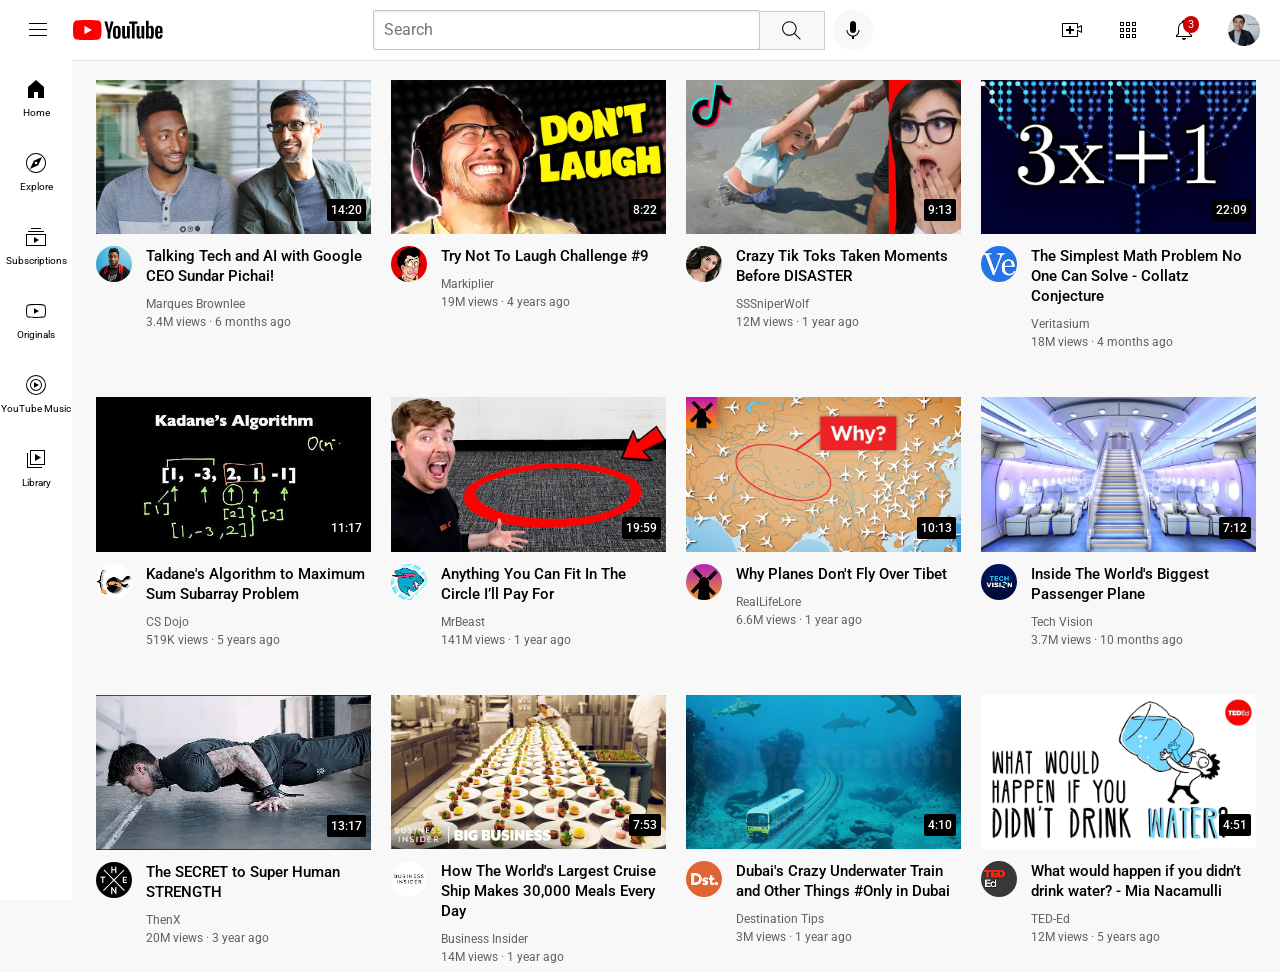
<file: index.html>
<!DOCTYPE html>
<html>
  <head>
    <link rel="preconnect" href="https://fonts.googleapis.com">
    <link rel="preconnect" href="https://fonts.gstatic.com" crossorigin="">
    <link href="https://fonts.googleapis.com/css2?family=Roboto:wght@400;500&amp;display=swap" rel="stylesheet">
    <link rel="stylesheet" href="styles/header.css">
    <link rel="stylesheet" href="styles/general.css">
    <link rel="stylesheet" href="styles/video.css">
    <link rel="stylesheet" href="styles/sidebar.css">
    <title>YouTube.com Clone</title>
    <style>
    </style>
  </head>
  <body>
    <header class="header">
      <div class="left-section">
        <img class="hamburger-menu" src="icons/hamburger-menu.svg">
        <img class="youtube-logo" src="icons/youtube-logo.svg">
      </div>
      <div class="middle-section">
        <input class="search-bar" type="text" placeholder="Search"> 
        <button class="search-button">
          <img class="search-icon" src="icons/search.svg">
          <div class="tool-tip">Search</div>
        </button>
        <button class="voice-search-button">
          <img class="voice-search-icon" src="icons/voice-search-icon.svg">
          <div class="tool-tip">Search with your voice</div>
        </button>
      </div>
      <div class="right-section">
        <div class="upload-icon-container">
           <img class="upload-icon" src="icons/upload.svg">
             <div class="tool-tip">Create</div>
        </div>
        <div class="youtube-apps-icon-container">
           <img  class="youtube-apps-icon" src="icons/youtube-apps.svg">
           <div class="tool-tip">Youtube apps</div>
        </div>
        <div class="notifications-icon-container">
          <div class="notifications-count">3</div>
          <img class="notifications-icon" src="icons/notifications.svg">
          <div class="tool-tip">Notifications</div>
        </div>
        <img class="current-user-picture" src="channel/my-channel.jpeg">
      </div>
    </header>

    <nav class="sidebar">
      <div class="sidebar-link">
        <img src="icons/home.svg">
        <div>Home</div>
      </div>
      <div class="sidebar-link">
        <img src="icons/explore.svg">
        <div>Explore</div>
      </div>
      <div class="sidebar-link">
        <img src="icons/subscriptions.svg">
        <div>Subscriptions</div>
      </div>
      <div class="sidebar-link">
        <img src="icons/originals.svg">
        <div>Originals</div>
      </div>
      <div class="sidebar-link">
        <img src="icons/youtube-music.svg">
        <div>YouTube Music</div>
      </div>
      <div class="sidebar-link">
        <img src="icons/library.svg">
        <div>Library </div>
      </div>
    </nav>

    <main>
       <div class="video-grid">
       <div class="video-preview">
      <div class="thumbnail-row">
        <a href="https://www.youtube.com/watch?v=n2RNcPRtAiY">
                <img class="thumbnail" src="thumbnails/thumbnail-1.webp">
        </a>
        <div class="video-time">14:20</div>
      </div>
      <div class="video-info-grid">
        <div class="channel-picture">
          <img class="channel" src="channel/channel-1.jpeg">
          <div class="tool-tip">
            <img class="channel" src="channel/channel-1.jpeg">
             Marques Brownlee 15M Subscribers</div>
        </div>
        <div class="video-info">
          <p class="video-title">
            <a class="video-link" href="https://www.youtube.com/watch?v=n2RNcPRtAiY">
                    Talking Tech and AI with Google CEO Sundar Pichai!
                  </a>
          </p>
          <p class="video-author">Marques Brownlee</p>
          <p class="video-stats">3.4M views &#183; 6 months ago</p>
        </div>
      </div>
     </div>

     <div class="video-preview">
      <div class="thumbnail-row">
          <a href="https://www.youtube.com/watch?v=mP0RAo9SKZk">
                <img class="thumbnail" src="./thumbnails/thumbnail-2.webp">
              </a>
          <div class="video-time">8:22</div>
      </div>
      <div class="video-info-grid">
        <div class="channel-picture">
           <img class="channel" src="channel/channel-2.jpeg">
        </div>
        <div class="video-info">
        <p class="video-title"><a class="video-link" href="https://www.youtube.com/watch?v=mP0RAo9SKZk">
                    Try Not To Laugh Challenge #9
                  </a></p>
        <p class="video-author">Markiplier</p>
        <p class="video-stats">19M views &#183; 4 years ago</p>
        </div>
      </div>
     </div>

    <div class="video-preview">
      <div class="thumbnail-row">
        <a href="https://www.youtube.com/watch?v=FgjPQQeTh1w">
                <img class="thumbnail" src="./thumbnails/thumbnail-3.webp">
              </a>
        <div class="video-time">9:13</div>
      </div>
      <div class="video-info-grid">
        <div class="channel-picture">
          <img class="channel" src="channel/channel-3.jpeg">
        </div>
        <div class="video-info">
          <p class="video-title"><a class="video-link" href="https://www.youtube.com/watch?v=FgjPQQeTh1w">
                    Crazy Tik Toks Taken Moments Before DISASTER
                  </a></p>
          <p class="video-author">SSSniperWolf</p>
          <p class="video-stats">12M views · 1 year ago</p>
        </div>
      </div>
     </div>

     <div class="video-preview">
      <div class="thumbnail-row">
         <a href="https://www.youtube.com/watch?v=094y1Z2wpJg">
                <img class="thumbnail" src="./thumbnails/thumbnail-4.webp">
              </a>
          <div class="video-time">22:09</div>
      </div>
      <div class="video-info-grid">
        <div class="channel-picture">
           <img class="channel" src="channel/channel-4.jpeg">
        </div>
        <div class="video-info">
        <p class="video-title"><a class="video-link" href="https://www.youtube.com/watch?v=094y1Z2wpJg">
                    The Simplest Math Problem No One Can Solve - Collatz Conjecture
                  </a></p>
        <p class="video-author">Veritasium</p>
        <p class="video-stats">18M views · 4 months ago</p>
        </div>
      </div>
     </div>
      
    <div class="video-preview">
      <div class="thumbnail-row">
       <a href="https://www.youtube.com/watch?v=86CQq3pKSUw">
                <img class="thumbnail" src="./thumbnails/thumbnail-5.webp">
              </a>
        <div class="video-time">11:17</div>
      </div>
      <div class="video-info-grid">
        <div class="channel-picture">
          <img class="channel" src="channel/channel-5.jpeg">
        </div>
        <div class="video-info">
          <p class="video-title"><a class="video-link" href="https://www.youtube.com/watch?v=86CQq3pKSUw">
                    Kadane's Algorithm to Maximum Sum Subarray Problem
                  </a></p>
          <p class="video-author">CS Dojo</p>
          <p class="video-stats">519K views · 5 years ago</p>
        </div>
      </div>
     </div>

     <div class="video-preview">
      <div class="thumbnail-row">
          <a href="https://www.youtube.com/watch?v=yXWw0_UfSFg">
                <img class="thumbnail" src="./thumbnails/thumbnail-6.webp">
              </a>
          <div class="video-time">19:59</div>
      </div>
      <div class="video-info-grid">
        <div class="channel-picture">
           <img class="channel" src="channel/channel-6.jpeg">
        </div>
        <div class="video-info">
        <p class="video-title"><a class="video-link" href="https://www.youtube.com/watch?v=yXWw0_UfSFg">
                    Anything You Can Fit In The Circle I’ll Pay For
                  </a></p>
        <p class="video-author">MrBeast</p>
        <p class="video-stats">141M views · 1 year ago</p>
        </div>
      </div>
     </div>

      <div class="video-preview">
      <div class="thumbnail-row">
          <a href="https://www.youtube.com/watch?v=fNVa1qMbF9Y">
                <img class="thumbnail" src="./thumbnails/thumbnail-7.webp">
              </a>
          <div class="video-time">10:13</div>
      </div>
      <div class="video-info-grid">
        <div class="channel-picture">
           <img class="channel" src="channel/channel-7.jpeg">
        </div>
        <div class="video-info">
        <p class="video-title"><a class="video-link" href="https://www.youtube.com/watch?v=fNVa1qMbF9Y">
                    Why Planes Don't Fly Over Tibet
                  </a></p>
        <p class="video-author">RealLifeLore</p>
        <p class="video-stats">6.6M views · 1 year ago</p>
        </div>
      </div>
     </div>
    
      <div class="video-preview">
      <div class="thumbnail-row">
          <a href="https://www.youtube.com/watch?v=lFm4EM1juls">
                <img class="thumbnail" src="./thumbnails/thumbnail-8.webp">
              </a>
          <div class="video-time">7:12</div>
      </div>
      <div class="video-info-grid">
        <div class="channel-picture">
           <img class="channel" src="channel/channel-8.jpeg">
        </div>
        <div class="video-info">
        <p class="video-title"><a class="video-link" href="https://www.youtube.com/watch?v=lFm4EM1juls">
                    Inside The World's Biggest Passenger Plane
                  </a></p>
        <p class="video-author">Tech Vision</p>
        <p class="video-stats">3.7M views · 10 months ago</p>
        </div>
      </div>
     </div>

      <div class="video-preview">
      <div class="thumbnail-row">
          <a href="https://www.youtube.com/watch?v=ixmxOlcrlUc">
                <img class="thumbnail" src="./thumbnails/thumbnail-9.webp">
              </a>
          <div class="video-time">13:17</div>
      </div>
      <div class="video-info-grid">
        <div class="channel-picture">
           <img class="channel" src="channel/channel-9.jpeg">
        </div>
        <div class="video-info">
        <p class="video-title"><a class="video-link" href="https://www.youtube.com/watch?v=ixmxOlcrlUc">
                    The SECRET to Super Human STRENGTH
                  </a></p>
        <p class="video-author">ThenX</p>
        <p class="video-stats">20M views · 3 year ago</p>
        </div>
      </div>
     </div>

     
      <div class="video-preview">
      <div class="thumbnail-row">
          <a href="https://www.youtube.com/watch?v=R2vXbFp5C9o">
                <img class="thumbnail" src="./thumbnails/thumbnail-10.webp">
              </a>
          <div class="video-time">7:53</div>
      </div>
      <div class="video-info-grid">
        <div class="channel-picture">
           <img class="channel" src="channel/channel-10.jpeg">
        </div>
        <div class="video-info">
        <p class="video-title"><a class="video-link" href="https://www.youtube.com/watch?v=R2vXbFp5C9o">
                    How The World's Largest Cruise Ship Makes 30,000 Meals Every Day
                  </a></p>
        <p class="video-author">Business Insider</p>
        <p class="video-stats">14M views · 1 year ago</p>
        </div>
      </div>
     </div>

     <div class="video-preview">
      <div class="thumbnail-row">
          <a href="https://www.youtube.com/watch?v=0nZuYyXET3s">
                <img class="thumbnail" src="./thumbnails/thumbnail-11.webp">
              </a>
          <div class="video-time">4:10</div>
      </div>
      <div class="video-info-grid">
        <div class="channel-picture">
           <img class="channel" src="channel/channel-11.jpeg">
        </div>
        <div class="video-info">
        <p class="video-title"><a class="video-link" href="https://www.youtube.com/watch?v=0nZuYyXET3s">
                    Dubai's Crazy Underwater Train and Other Things #Only in Dubai
                  </a></p>
        <p class="video-author">Destination Tips</p>
        <p class="video-stats">3M views · 1 year ago</p>
        </div>
      </div>
     </div>

       <div class="video-preview">
      <div class="thumbnail-row">
          <a href="https://www.youtube.com/watch?v=9iMGFqMmUFs">
                <img class="thumbnail" src="./thumbnails/thumbnail-12.webp">
              </a>
          <div class="video-time">4:51</div>
      </div>
      <div class="video-info-grid">
        <div class="channel-picture">
           <img class="channel" src="channel/channel-12.jpeg">
        </div>
        <div class="video-info">
        <p class="video-title"><a class="video-link" href="https://www.youtube.com/watch?v=9iMGFqMmUFs">
                    What would happen if you didn’t drink water? - Mia Nacamulli
                  </a></p>
        <p class="video-author">TED-Ed</p>
        <p class="video-stats">12M views · 5 years ago</p>
        </div>
      </div>
     </div>

    </div>
   
    </main>
 
   
  </body>

</html>
</file>
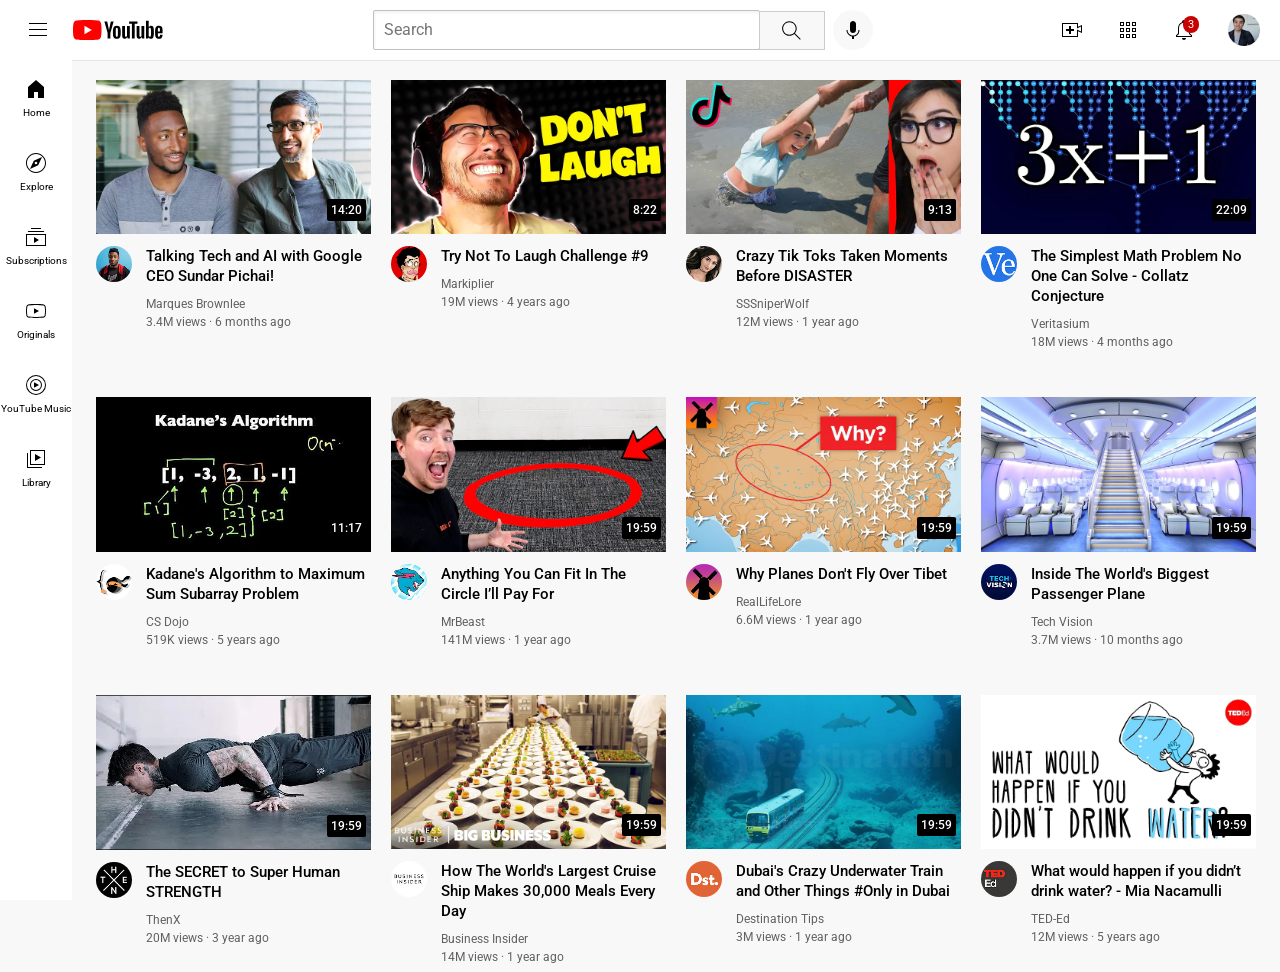
<file: youtube.html>
<!DOCTYPE html>
<html>
  <head>
    <link rel="preconnect" href="https://fonts.googleapis.com">
    <link rel="preconnect" href="https://fonts.gstatic.com" crossorigin="">
    <link href="https://fonts.googleapis.com/css2?family=Roboto:wght@400;500&amp;display=swap" rel="stylesheet">
    <link rel="stylesheet" href="styles/header.css">
    <link rel="stylesheet" href="styles/general.css">
    <link rel="stylesheet" href="styles/video.css">
    <link rel="stylesheet" href="styles/sidebar.css">
    <title>YouTube.com Clone</title>
    <style>
    </style>
  </head>
  <body>
    <header class="header">
      <div class="left-section">
        <img class="hamburger-menu" src="icons/hamburger-menu.svg">
        <img class="youtube-logo" src="icons/youtube-logo.svg">
      </div>
      <div class="middle-section">
        <input class="search-bar" type="text" placeholder="Search"> 
        <button class="search-button">
          <img class="search-icon" src="icons/search.svg">
          <div class="tool-tip">Search</div>
        </button>
        <button class="voice-search-button">
          <img class="voice-search-icon" src="icons/voice-search-icon.svg">
          <div class="tool-tip">Search with your voice</div>
        </button>
      </div>
      <div class="right-section">
        <div class="upload-icon-container">
           <img class="upload-icon" src="icons/upload.svg">
             <div class="tool-tip">Create</div>
        </div>
        <div class="youtube-apps-icon-container">
           <img  class="youtube-apps-icon" src="icons/youtube-apps.svg">
           <div class="tool-tip">Youtube apps</div>
        </div>
        <div class="notifications-icon-container">
          <div class="notifications-count">3</div>
          <img class="notifications-icon" src="icons/notifications.svg">
          <div class="tool-tip">Notifications</div>
        </div>
        <img class="current-user-picture" src="channel/my-channel.jpeg">
      </div>
    </header>

    <nav class="sidebar">
      <div class="sidebar-link">
        <img src="icons/home.svg">
        <div>Home</div>
      </div>
      <div class="sidebar-link">
        <img src="icons/explore.svg">
        <div>Explore</div>
      </div>
      <div class="sidebar-link">
        <img src="icons/subscriptions.svg">
        <div>Subscriptions</div>
      </div>
      <div class="sidebar-link">
        <img src="icons/originals.svg">
        <div>Originals</div>
      </div>
      <div class="sidebar-link">
        <img src="icons/youtube-music.svg">
        <div>YouTube Music</div>
      </div>
      <div class="sidebar-link">
        <img src="icons/library.svg">
        <div>Library </div>
      </div>
    </nav>

    <main>
       <div class="video-grid">
       <div class="video-preview">
      <div class="thumbnail-row">
        <a href="https://www.youtube.com/watch?v=n2RNcPRtAiY">
                <img class="thumbnail" src="thumbnails/thumbnail-1.webp">
        </a>
        <div class="video-time">14:20</div>
      </div>
      <div class="video-info-grid">
        <div class="channel-picture">
          <img class="channel" src="channel/channel-1.jpeg">
          <div class="tool-tip">
            <img class="channel" src="channel/channel-1.jpeg">
             Marques Brownlee 15M Subscribers</div>
        </div>
        <div class="video-info">
          <p class="video-title">
            <a class="video-link" href="https://www.youtube.com/watch?v=n2RNcPRtAiY">
                    Talking Tech and AI with Google CEO Sundar Pichai!
                  </a>
          </p>
          <p class="video-author">Marques Brownlee</p>
          <p class="video-stats">3.4M views &#183; 6 months ago</p>
        </div>
      </div>
     </div>

     <div class="video-preview">
      <div class="thumbnail-row">
          <a href="https://www.youtube.com/watch?v=mP0RAo9SKZk">
                <img class="thumbnail" src="./thumbnails/thumbnail-2.webp">
              </a>
          <div class="video-time">8:22</div>
      </div>
      <div class="video-info-grid">
        <div class="channel-picture">
           <img class="channel" src="channel/channel-2.jpeg">
        </div>
        <div class="video-info">
        <p class="video-title"><a class="video-link" href="https://www.youtube.com/watch?v=mP0RAo9SKZk">
                    Try Not To Laugh Challenge #9
                  </a></p>
        <p class="video-author">Markiplier</p>
        <p class="video-stats">19M views &#183; 4 years ago</p>
        </div>
      </div>
     </div>

    <div class="video-preview">
      <div class="thumbnail-row">
        <a href="https://www.youtube.com/watch?v=FgjPQQeTh1w">
                <img class="thumbnail" src="./thumbnails/thumbnail-3.webp">
              </a>
        <div class="video-time">9:13</div>
      </div>
      <div class="video-info-grid">
        <div class="channel-picture">
          <img class="channel" src="channel/channel-3.jpeg">
        </div>
        <div class="video-info">
          <p class="video-title"><a class="video-link" href="https://www.youtube.com/watch?v=FgjPQQeTh1w">
                    Crazy Tik Toks Taken Moments Before DISASTER
                  </a></p>
          <p class="video-author">SSSniperWolf</p>
          <p class="video-stats">12M views · 1 year ago</p>
        </div>
      </div>
     </div>

     <div class="video-preview">
      <div class="thumbnail-row">
         <a href="https://www.youtube.com/watch?v=094y1Z2wpJg">
                <img class="thumbnail" src="./thumbnails/thumbnail-4.webp">
              </a>
          <div class="video-time">22:09</div>
      </div>
      <div class="video-info-grid">
        <div class="channel-picture">
           <img class="channel" src="channel/channel-4.jpeg">
        </div>
        <div class="video-info">
        <p class="video-title"><a class="video-link" href="https://www.youtube.com/watch?v=094y1Z2wpJg">
                    The Simplest Math Problem No One Can Solve - Collatz Conjecture
                  </a></p>
        <p class="video-author">Veritasium</p>
        <p class="video-stats">18M views · 4 months ago</p>
        </div>
      </div>
     </div>
      
    <div class="video-preview">
      <div class="thumbnail-row">
       <a href="https://www.youtube.com/watch?v=86CQq3pKSUw">
                <img class="thumbnail" src="./thumbnails/thumbnail-5.webp">
              </a>
        <div class="video-time">11:17</div>
      </div>
      <div class="video-info-grid">
        <div class="channel-picture">
          <img class="channel" src="channel/channel-5.jpeg">
        </div>
        <div class="video-info">
          <p class="video-title"><a class="video-link" href="https://www.youtube.com/watch?v=86CQq3pKSUw">
                    Kadane's Algorithm to Maximum Sum Subarray Problem
                  </a></p>
          <p class="video-author">CS Dojo</p>
          <p class="video-stats">519K views · 5 years ago</p>
        </div>
      </div>
     </div>

     <div class="video-preview">
      <div class="thumbnail-row">
          <a href="https://www.youtube.com/watch?v=yXWw0_UfSFg">
                <img class="thumbnail" src="./thumbnails/thumbnail-6.webp">
              </a>
          <div class="video-time">19:59</div>
      </div>
      <div class="video-info-grid">
        <div class="channel-picture">
           <img class="channel" src="channel/channel-6.jpeg">
        </div>
        <div class="video-info">
        <p class="video-title"><a class="video-link" href="https://www.youtube.com/watch?v=yXWw0_UfSFg">
                    Anything You Can Fit In The Circle I’ll Pay For
                  </a></p>
        <p class="video-author">MrBeast</p>
        <p class="video-stats">141M views · 1 year ago</p>
        </div>
      </div>
     </div>

      <div class="video-preview">
      <div class="thumbnail-row">
          <a href="https://www.youtube.com/watch?v=fNVa1qMbF9Y">
                <img class="thumbnail" src="./thumbnails/thumbnail-7.webp">
              </a>
          <div class="video-time">19:59</div>
      </div>
      <div class="video-info-grid">
        <div class="channel-picture">
           <img class="channel" src="channel/channel-7.jpeg">
        </div>
        <div class="video-info">
        <p class="video-title"><a class="video-link" href="https://www.youtube.com/watch?v=fNVa1qMbF9Y">
                    Why Planes Don't Fly Over Tibet
                  </a></p>
        <p class="video-author">RealLifeLore</p>
        <p class="video-stats">6.6M views · 1 year ago</p>
        </div>
      </div>
     </div>
    
      <div class="video-preview">
      <div class="thumbnail-row">
          <a href="https://www.youtube.com/watch?v=lFm4EM1juls">
                <img class="thumbnail" src="./thumbnails/thumbnail-8.webp">
              </a>
          <div class="video-time">19:59</div>
      </div>
      <div class="video-info-grid">
        <div class="channel-picture">
           <img class="channel" src="channel/channel-8.jpeg">
        </div>
        <div class="video-info">
        <p class="video-title"><a class="video-link" href="https://www.youtube.com/watch?v=lFm4EM1juls">
                    Inside The World's Biggest Passenger Plane
                  </a></p>
        <p class="video-author">Tech Vision</p>
        <p class="video-stats">3.7M views · 10 months ago</p>
        </div>
      </div>
     </div>

      <div class="video-preview">
      <div class="thumbnail-row">
          <a href="https://www.youtube.com/watch?v=ixmxOlcrlUc">
                <img class="thumbnail" src="./thumbnails/thumbnail-9.webp">
              </a>
          <div class="video-time">19:59</div>
      </div>
      <div class="video-info-grid">
        <div class="channel-picture">
           <img class="channel" src="channel/channel-9.jpeg">
        </div>
        <div class="video-info">
        <p class="video-title"><a class="video-link" href="https://www.youtube.com/watch?v=ixmxOlcrlUc">
                    The SECRET to Super Human STRENGTH
                  </a></p>
        <p class="video-author">ThenX</p>
        <p class="video-stats">20M views · 3 year ago</p>
        </div>
      </div>
     </div>

     
      <div class="video-preview">
      <div class="thumbnail-row">
          <a href="https://www.youtube.com/watch?v=R2vXbFp5C9o">
                <img class="thumbnail" src="./thumbnails/thumbnail-10.webp">
              </a>
          <div class="video-time">19:59</div>
      </div>
      <div class="video-info-grid">
        <div class="channel-picture">
           <img class="channel" src="channel/channel-10.jpeg">
        </div>
        <div class="video-info">
        <p class="video-title"><a class="video-link" href="https://www.youtube.com/watch?v=R2vXbFp5C9o">
                    How The World's Largest Cruise Ship Makes 30,000 Meals Every Day
                  </a></p>
        <p class="video-author">Business Insider</p>
        <p class="video-stats">14M views · 1 year ago</p>
        </div>
      </div>
     </div>

     <div class="video-preview">
      <div class="thumbnail-row">
          <a href="https://www.youtube.com/watch?v=0nZuYyXET3s">
                <img class="thumbnail" src="./thumbnails/thumbnail-11.webp">
              </a>
          <div class="video-time">19:59</div>
      </div>
      <div class="video-info-grid">
        <div class="channel-picture">
           <img class="channel" src="channel/channel-11.jpeg">
        </div>
        <div class="video-info">
        <p class="video-title"><a class="video-link" href="https://www.youtube.com/watch?v=0nZuYyXET3s">
                    Dubai's Crazy Underwater Train and Other Things #Only in Dubai
                  </a></p>
        <p class="video-author">Destination Tips</p>
        <p class="video-stats">3M views · 1 year ago</p>
        </div>
      </div>
     </div>

       <div class="video-preview">
      <div class="thumbnail-row">
          <a href="https://www.youtube.com/watch?v=9iMGFqMmUFs">
                <img class="thumbnail" src="./thumbnails/thumbnail-12.webp">
              </a>
          <div class="video-time">19:59</div>
      </div>
      <div class="video-info-grid">
        <div class="channel-picture">
           <img class="channel" src="channel/channel-12.jpeg">
        </div>
        <div class="video-info">
        <p class="video-title"><a class="video-link" href="https://www.youtube.com/watch?v=9iMGFqMmUFs">
                    What would happen if you didn’t drink water? - Mia Nacamulli
                  </a></p>
        <p class="video-author">TED-Ed</p>
        <p class="video-stats">12M views · 5 years ago</p>
        </div>
      </div>
     </div>

    </div>
   
    </main>
 
   
  </body>

</html>
</file>
<file: styles/header.css>
.header {
  height: 60px;

  display: flex;
  flex-direction: row;
  justify-content: space-between;

  position: fixed;
   top: 0;
   left: 0;
   right: 0;
   z-index: 100;

   background-color: white;
   border-bottom-width: 1px;
   border-bottom-style: solid;
   border-bottom-color: rgba(228, 228, 228, 228);
}
.left-section {
  width: 150px;
  display: flex;
  align-items: center;
  justify-content: space-between;
  flex-shrink: 0;
}
.hamburger-menu {
  height: 24px;
  margin-left: 26px;
}
.youtube-logo {
  height: 20px;
  margin-left: 23px;
}
.middle-section {
  flex: 1;
  margin-left: 70px;
  margin-right: 35px;
  max-width: 500px;
  display: flex;
  align-items: center;
}
.search-bar {
  flex: 1;
  height: 36px;
  padding-left: 10px;
  font-size: 16px;
  border: 1px solid rgba(192, 192, 192);
  border-radius: 2px;
  box-shadow: inset 1px 2px 3px rgba(0, 0, 0, 0.05);
  width: 0;
 
}
.search-bar::placeholder {
  font-family: Roboto, Arial;
  font-size: 16px;
}
.search-button, 
.voice-search-button, 
.upload-icon-container, 
.youtube-apps-icon-container,
.notifications-icon-container{
  position: relative;
  display: flex;
  justify-content: center;
  align-items: center;
}
.search-button {
  height: 39px;
  width: 66px;
  background-color: rgb(248, 248, 248);
  border-width: 1px;
  border-style: solid;
  border-color: rgb(204, 204, 204);
  margin-left: -1px;
  margin-right: 8px;
}
.search-button .tool-tip, 
.voice-search-button .tool-tip,
.upload-icon-container .tool-tip,
.youtube-apps-icon-container .tool-tip,
.notifications-icon-container .tool-tip
 {
position: absolute;
background-color: gray;
color: white;
padding-top: 4px;
padding-bottom: 4px;
padding-right: 8px;
padding-left: 8px;
border-radius: 2px;
font-size: 12px;
bottom: -30px;
opacity: 0;
transition: opacity 0.15s;
pointer-events: none;
white-space: nowrap;
}
.search-button:hover .tool-tip, 
.voice-search-button:hover .tool-tip, 
.upload-icon-container:hover .tool-tip,
.youtube-apps-icon-container:hover .tool-tip,
.notifications-icon-container:hover .tool-tip {
  opacity: 1;
}
.voice-search-button {
  height: 40px;
  width: 40px;
  border-style: none;
  border-radius: 20px;
  background-color: rgb(248, 248, 248);
}
.search-icon {
  height: 25px;
}
.voice-search-icon {
  height: 24px;
}
.right-section {
 display: flex;
 align-items: center;
 justify-content: space-between;
 width: 200px;
 margin-right: 20px;
 flex-shrink: 0;
}
.upload-icon {
  height: 24px;
}
.youtube-apps-icon {
  height: 24px;
}
.notifications-icon {
  height: 24px;
}
.notifications-icon-container {
  position: relative;
}
.notifications-count {
  position: absolute;
  top: -2px;
  right: -3px;
  color: white;
  background-color: rgba(200, 0, 0);
  font-size: 11px;
  padding-right: 5px;
  padding-left: 5px;
  padding-bottom: 2px;
  padding-top: 2px;
  border-radius: 10px;
}
.current-user-picture {
  height: 32px
}
</file>
<file: styles/general.css>
body {
    font-family: Roboto, Arial;
    margin: 0;
    padding-top: 80px;
    padding-left: 96px;
    padding-right: 24px;
    background-color: rgb(248, 248, 248);
  }
</file>
<file: styles/video.css>
.video-preview { 
      width: 100%   ;
     } 
     .thumbnail {
      width: 100%;
      margin-bottom: 8px;
     }
     .thumbnail-row {
      position: relative;
     }
     .video-title {
      color: black;
      margin-top: 0;
      font-size: 15px;
      font-weight: 500;
      line-height: 20px;
     }
     .video-link {
      text-decoration: none;
      color: black;
     }
      .video-info-grid {
      display: grid;
      grid-template-columns: 50px 1fr;
     }
     .channel {
      width: 36px;
      border-radius: 50px;
     }
     .video-info {
      width: 100%;
     }
     .channel-picture {
      position: relative;
      width: 100%;
     }
     .channel-picture .tool-tip {
      position:absolute;
      opacity: 0;
      box-shadow: 2px 2px 2px rgba(239, 239, 239, 0.2);
      border-width: 1px;
      border-style: solid;
      border-radius: 4px;
      background-color: white;
      width: 200px;
      padding: 4px 6px;
     }
     .channel-picture .tool-tip:hover {
      opacity: 1;
     }
     .video-author,
     .video-stats {
       color: rgb(96, 96, 96);
       font-size: 12px;
       line-height: 6px;
     }
    .video-grid {
      display: grid;
      grid-template-columns: 1fr 1fr 1fr;
      column-gap: 20px;
      row-gap: 40px;
    }
    @media (max-width: 750px) {
      .video-grid {
        grid-template-columns: 1fr 1fr;
      }
    }
    @media (min-width: 751px) and (max-width: 999px) {
      .video-grid {
        grid-template-columns: 1fr 1fr 1fr;
      }
    }
    @media (min-width: 1000px) {
      .video-grid {
        grid-template-columns: 1fr 1fr 1fr 1fr;
      }
    }
    .video-time {
      background-color: black;
      color: white;
      position: absolute;
      bottom: 8px;
      right: 5px;
      font-size: 12px;
      font-weight: 500;
      padding: 4px;
      margin-bottom: 17px;
      border-radius: 2px;
    }
</file>
<file: styles/sidebar.css>
.sidebar {
  position: fixed;
  left: 0;
  bottom: 0;
  top: 55px;
  background-color: white;
  width: 72px;
  z-index: 200;
  padding-top: 5px;
}
.sidebar-link {
  display: flex;
  align-items: center;
  justify-content: center;
  flex-direction: column;
  height: 74px;
  cursor: pointer;
}
.sidebar-link:hover {
  background-color: rgba(235, 235, 235);
}
.sidebar-link img {
  height: 24px;
  margin-bottom: 6px;
}
.sidebar-link div {
  font-family: Roboto, Arial;
  font-size: 10px;
}
</file>
